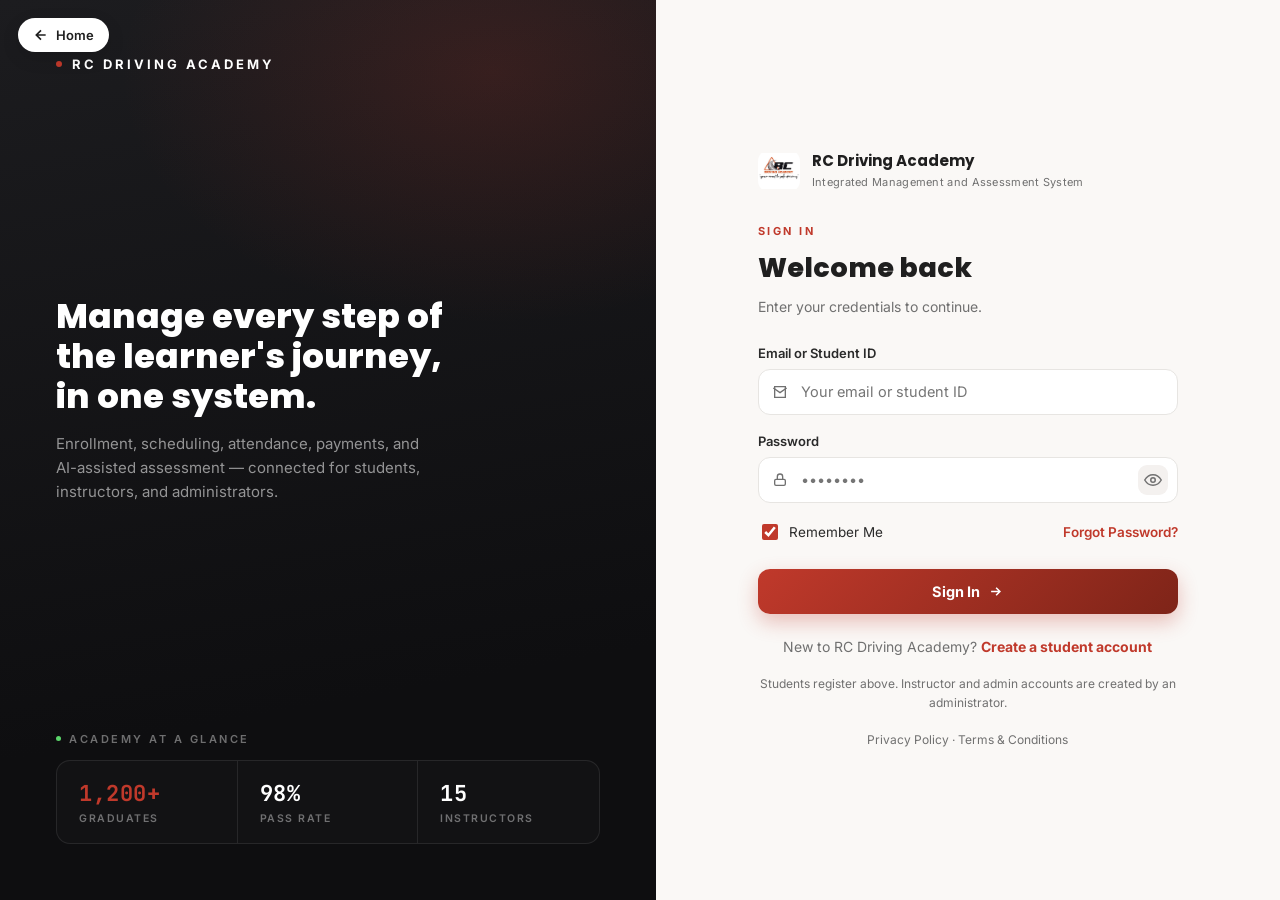
<file: public/frontend/login.html>
<!DOCTYPE html>
<html lang="en">
<head>
  <link rel="icon" type="image/png" href="images/icon.png">
<meta charset="UTF-8">
<meta name="viewport" content="width=device-width, initial-scale=1.0">
<title>Log In - RC Driving Academy</title>
<link rel="preconnect" href="https://fonts.googleapis.com">
<link href="https://fonts.googleapis.com/css2?family=Poppins:wght@400;500;600;700;800&family=Inter:wght@400;500;600;700&family=JetBrains+Mono:wght@500;600;700&display=swap" rel="stylesheet">
<link rel="stylesheet" href="css/base.css?v=66">
<link rel="stylesheet" href="css/login.css?v=65">
<link rel="stylesheet" href="css/legal.css?v=65">
<link rel="stylesheet" href="css/responsive.css?v=65">
</head>
<body>

  <a href="index.html" class="home-back" aria-label="Back to home">
    <svg width="16" height="16" viewBox="0 0 24 24" fill="none" stroke="currentColor" stroke-width="2.5"><path d="M19 12H5M12 5l-7 7 7 7"/></svg>
    Home
  </a>

  <div class="login-wrap">
    <div class="login-art">

      <div class="brand">
        <span class="brand-dot"></span>
        RC DRIVING ACADEMY
      </div>

      <div class="login-art-mid">
        <h2>Manage every step of the learner's journey, in one system.</h2>
        <p>Enrollment, scheduling, attendance, payments, and AI-assisted assessment — connected for students, instructors, and administrators.</p>
      </div>

      <div class="login-art-foot">
        <div class="odo-eyebrow"><span class="odo-dot"></span>Academy at a glance</div>
        <div class="odo-strip">
          <div class="odo-cell"><b class="accent">1,200+</b><span>Graduates</span></div>
          <div class="odo-cell"><b>98%</b><span>Pass Rate</span></div>
          <div class="odo-cell"><b>15</b><span>Instructors</span></div>
        </div>
      </div>
    </div>

    <div class="login-side">
      <div class="login-box">

        <div class="lockup">
          <img src="images/RCDA logo.jpg" alt="RC Driving Academy" class="lockup-logo" onerror="this.style.display='none';this.nextElementSibling.style.display='flex'">
          <div class="lockup-fallback" style="display:none">RC</div>
          <div class="lockup-text">
            <b>RC Driving Academy</b>
            <small>Integrated Management and Assessment System</small>
          </div>
        </div>

        <div class="eyebrow-orange">Sign in</div>
        <h1 class="title">Welcome back</h1>
        <p class="sub">Enter your credentials to continue.</p>

        <div class="login-field">
          <label>Email or Student ID</label>
          <div class="input-wrap">
            <svg width="16" height="16" viewBox="0 0 24 24" fill="none" stroke="currentColor" stroke-width="2"><path d="M4 4h16v16H4V4z"/><path d="M22 6l-10 7L2 6"/></svg>
            <input type="text" placeholder="Your email or student ID" id="loginEmail">
          </div>
        </div>
        <div class="login-field">
          <label>Password</label>
          <div class="input-wrap">
            <svg width="16" height="16" viewBox="0 0 24 24" fill="none" stroke="currentColor" stroke-width="2"><rect x="4" y="11" width="16" height="9" rx="2"/><path d="M8 11V7a4 4 0 118 0v4"/></svg>
            <input type="password" placeholder="••••••••" id="loginPass">
            <button type="button" class="pw-toggle" onclick="togglePw('loginPass',this)" aria-label="Show password">
              <svg class="eye-open" width="18" height="18" viewBox="0 0 24 24" fill="none" stroke="currentColor" stroke-width="2"><path d="M1 12s4-7 11-7 11 7 11 7-4 7-11 7-11-7-11-7z"/><circle cx="12" cy="12" r="3"/></svg>
              <svg class="eye-off" width="18" height="18" viewBox="0 0 24 24" fill="none" stroke="currentColor" stroke-width="2"><path d="M17.94 17.94A10.07 10.07 0 0112 20C5 20 1 12 1 12a18.45 18.45 0 015.06-5.94M9.9 4.24A9.12 9.12 0 0112 4c7 0 11 8 11 8a18.5 18.5 0 01-2.16 3.19m-6.72-1.07a3 3 0 11-4.24-4.24"/><line x1="1" y1="1" x2="23" y2="23"/></svg>
            </button>
          </div>
        </div>

        <div class="row-between">
          <label class="remember"><input type="checkbox" checked> Remember Me</label>
          <a href="javascript:void(0)" onclick="openForgot()">Forgot Password?</a>
        </div>

        <p id="loginError" style="display:none;color:#dc2626;font-size:13px;margin-bottom:14px;"></p>

        <button class="btn btn-primary login-btn" onclick="doLogin()">
          Sign In
          <svg width="15" height="15" viewBox="0 0 24 24" fill="none" stroke="currentColor" stroke-width="2.5"><path d="M5 12h14M13 6l6 6-6 6"/></svg>
        </button>

        <p class="signup-row" id="signupRow">New to RC Driving Academy? <a href="signup.html">Create a student account</a></p>
        <p id="loginHint" style="text-align:center;margin-top:16px;font-size:12px;color:var(--gray);">Students register above. Instructor and admin accounts are created by an administrator.</p>
        <p style="text-align:center;margin-top:18px;font-size:12px;color:var(--gray);">
          <a href="javascript:void(0)" onclick="openModal('privacyModal')" style="color:var(--gray);">Privacy Policy</a> &middot; <a href="javascript:void(0)" onclick="openModal('termsModal')" style="color:var(--gray);">Terms &amp; Conditions</a>
        </p>
      </div>
    </div>
  </div>

  <!-- ===== SHARED MODAL STYLES ===== -->
  <style>
    .m-overlay {
      display: none; position: fixed; inset: 0; z-index: 1000;
      background: rgba(15,15,18,0.6); backdrop-filter: blur(6px);
      align-items: center; justify-content: center; padding: 20px;
    }
    .m-overlay.open { display: flex; }
    .m-box {
      background: #fff; border-radius: 24px; width: 100%; max-width: 480px;
      max-height: 90vh; overflow-y: auto; padding: 36px 36px 32px;
      box-shadow: 0 32px 80px rgba(0,0,0,0.25);
      position: relative; animation: mSlideUp .25s cubic-bezier(.4,0,.2,1);
    }
    @keyframes mSlideUp {
      from { opacity:0; transform: translateY(18px); }
      to   { opacity:1; transform: translateY(0); }
    }
    .m-close {
      position: absolute; top: 18px; right: 18px;
      width: 34px; height: 34px; border-radius: 50%;
      background: #f3f3f3; border: none; cursor: pointer;
      display: flex; align-items: center; justify-content: center;
      transition: background .15s, transform .15s; flex-shrink: 0;
    }
    .m-close:hover { background: #ebebeb; transform: scale(1.08); }
    .m-close svg { pointer-events: none; }
    .m-role-badge {
      display: inline-flex; align-items: center; gap: 6px;
      background: rgba(192,57,43,0.1); border-radius: 999px;
      padding: 5px 12px; margin-bottom: 14px;
    }
    .m-role-badge span { font-size: 11.5px; font-weight: 700; letter-spacing: 1.5px; text-transform: uppercase; color: var(--orange); }
    .m-role-badge .dot { width: 6px; height: 6px; border-radius: 50%; background: var(--orange); }
    .m-title { font-family:'Poppins'; font-size: 22px; font-weight: 800; color: var(--charcoal); margin: 0 0 5px; }
    .m-sub { font-size: 13.5px; color: var(--gray); margin: 0 0 24px; line-height: 1.5; }
    .m-divider { height: 1px; background: var(--gray-light); margin: 20px 0; }
    .m-note {
      display: flex; gap: 10px; align-items: flex-start;
      background: #fbf0ee; border: 1px solid rgba(192,57,43,0.2);
      border-radius: 10px; padding: 12px 14px; margin-bottom: 20px;
    }
    .m-note svg { flex-shrink: 0; margin-top: 1px; }
    .m-note p { font-size: 12.5px; color: #b45309; line-height: 1.5; margin: 0; }
    .m-two { display: grid; grid-template-columns: 1fr 1fr; gap: 14px; }
    .m-field { margin-bottom: 16px; }
    .m-field label { display: block; font-size: 12.5px; font-weight: 600; color: var(--charcoal-soft); margin-bottom: 7px; }
    .m-field .req { color: #dc2626; margin-left: 2px; }
    .m-inp-wrap { position: relative; }
    .m-inp-wrap svg { position: absolute; left: 14px; top: 50%; transform: translateY(-50%); color: #a0a0a0; pointer-events: none; }
    .m-inp-wrap input, .m-inp-wrap select, .m-inp-wrap textarea {
      width: 100%; padding: 13px 15px 13px 42px;
      border-radius: 11px; border: 1.5px solid var(--gray-light);
      font-size: 14px; font-family: 'Inter',sans-serif;
      background: #fdfdfd; color: var(--charcoal);
      transition: border-color .2s, box-shadow .2s; box-sizing: border-box;
    }
    .m-inp-wrap textarea { padding-left: 42px; resize: none; }
    .m-inp-wrap input:focus, .m-inp-wrap select:focus, .m-inp-wrap textarea:focus {
      border-color: var(--orange); outline: none;
      box-shadow: 0 0 0 4px rgba(192,57,43,0.1); background: #fff;
    }
    .m-inp-wrap select { appearance: none; cursor: pointer; }
    .m-err { display: none; color: #dc2626; font-size: 12.5px; margin: -6px 0 12px; background: #fef2f2; border-radius: 8px; padding: 9px 12px; }
    .m-submit {
      width: 100%; padding: 14px; border-radius: 12px; font-size: 14.5px; font-weight: 700;
      display: flex; align-items: center; justify-content: center; gap: 8px;
      background: linear-gradient(135deg, var(--orange), var(--orange-deep));
      border: none; color: white; cursor: pointer; transition: transform .15s, box-shadow .15s;
      margin-top: 4px;
    }
    .m-submit:hover { transform: translateY(-1px); box-shadow: 0 8px 20px rgba(192,57,43,.3); }
    .m-foot { text-align: center; margin-top: 16px; font-size: 13.5px; color: var(--gray); }
    .m-foot a { color: var(--orange); font-weight: 700; }
    .forgot-card {
      border: 2px solid var(--gray-light); border-radius: 13px; padding: 13px 12px;
      display: flex; flex-direction: column; gap: 3px; align-items: flex-start;
      transition: border-color .15s, background .15s; height: 100%; box-sizing: border-box;
    }
    .forgot-card b { font-size: 13.5px; color: var(--charcoal); }
    .forgot-card span { font-size: 11.5px; color: var(--gray); line-height: 1.4; }
    .forgot-card svg { margin-bottom: 4px; color: var(--gray); }
    .forgot-card:hover { border-color: var(--orange); }
    .forgot-card-sel { border-color: var(--orange); background: rgba(192,57,43,0.06); }
    .forgot-card-sel svg, .forgot-card-sel b { color: var(--orange); }

    /* Back / Home button (login + signup) */
    .home-back {
      position: fixed; top: 18px; left: 18px; z-index: 1100;
      display: inline-flex; align-items: center; gap: 7px;
      padding: 9px 15px; border-radius: 999px;
      background: #fff; color: var(--charcoal, #2a2a2a);
      font: 600 13px 'Inter', sans-serif; text-decoration: none;
      box-shadow: 0 6px 18px rgba(0,0,0,.12);
      transition: transform .15s, box-shadow .15s;
    }
    .home-back:hover { transform: translateY(-1px); box-shadow: 0 10px 24px rgba(0,0,0,.16); }
    @media (max-width: 600px){
      .home-back { top: 12px; left: 12px; padding: 8px 13px; font-size: 12.5px; }
    }
  </style>

  <!-- ===== SUCCESS MODAL ===== -->
  <div id="successModal" class="m-overlay" style="z-index:1001;">
    <div class="m-box" style="max-width:380px;text-align:center;padding:48px 36px;">
      <div style="width:68px;height:68px;background:rgba(91,214,107,0.12);border-radius:50%;display:flex;align-items:center;justify-content:center;margin:0 auto 20px;border:2px solid rgba(91,214,107,0.25);">
        <svg width="30" height="30" viewBox="0 0 24 24" fill="none" stroke="#22c55e" stroke-width="2.5"><path d="M20 6L9 17l-5-5"/></svg>
      </div>
      <h3 style="font-family:'Poppins';font-size:21px;font-weight:800;margin:0 0 8px;color:var(--charcoal);">All done!</h3>
      <p id="successMsg" style="font-size:14px;color:var(--gray);margin:0 0 28px;line-height:1.6;">Your account has been submitted successfully.</p>
      <button class="m-submit" onclick="closeSuccess()">Back to Sign In</button>
    </div>
  </div>

  <!-- ===== FORGOT PASSWORD MODAL (Gmail or SMS picker) ===== -->
  <div id="forgotModal" class="m-overlay" style="z-index:1002;">
    <div class="m-box" style="max-width:440px;">
      <button class="m-close" onclick="closeForgot()" aria-label="Close">
        <svg width="16" height="16" viewBox="0 0 24 24" fill="none" stroke="#333" stroke-width="2.4"><path d="M18 6L6 18M6 6l12 12"/></svg>
      </button>
      <div class="m-role-badge"><div class="dot"></div><span>Password Recovery</span></div>
      <h2 class="m-title">Forgot password?</h2>
      <p class="m-sub">We'll send a 6-digit code — pick <b>Gmail</b> or <b>SMS</b>. Any role: student, instructor, or admin.</p>

      <div class="m-err" id="forgotError"></div>

      <!-- Step 1: pick channel -->
      <div id="forgotStep1">
        <div class="m-field">
          <label>How should we send the code? <span class="req">*</span></label>
          <div style="display:grid;grid-template-columns:1fr 1fr;gap:12px;">
            <label style="position:relative;cursor:pointer;">
              <input type="radio" name="forgotChannel" value="email" checked style="position:absolute;opacity:0;" onchange="forgotPick();">
              <div id="forgotCardEmail" class="forgot-card forgot-card-sel">
                <svg width="22" height="22" viewBox="0 0 24 24" fill="none" stroke="currentColor" stroke-width="2"><path d="M4 4h16v16H4V4z"/><path d="M22 6l-10 7L2 6"/></svg>
                <b>Gmail</b><span>Send to my email inbox</span>
              </div>
            </label>
            <label style="position:relative;cursor:pointer;">
              <input type="radio" name="forgotChannel" value="sms" style="position:absolute;opacity:0;" onchange="forgotPick();">
              <div id="forgotCardSms" class="forgot-card">
                <svg width="22" height="22" viewBox="0 0 24 24" fill="none" stroke="currentColor" stroke-width="2"><path d="M21 15a2 2 0 01-2 2H7l-4 4V5a2 2 0 012-2h14a2 2 0 012 2z"/></svg>
                <b>SMS</b><span>Text my phone number</span>
              </div>
            </label>
          </div>
        </div>
        <div class="m-field">
          <label id="forgotContactLabel">Email address <span class="req">*</span></label>
          <div class="m-inp-wrap">
            <svg width="16" height="16" viewBox="0 0 24 24" fill="none" stroke="currentColor" stroke-width="2"><path d="M4 4h16v16H4V4z"/><path d="M22 6l-10 7L2 6"/></svg>
            <input type="text" id="forgotContact" placeholder="you@gmail.com" onkeydown="forgotEnter1(event)">
          </div>
        </div>
        <button class="m-submit" id="forgotSendBtn" onclick="forgotSend()">
          Send Code
          <svg width="15" height="15" viewBox="0 0 24 24" fill="none" stroke="currentColor" stroke-width="2.5"><path d="M5 12h14M13 6l6 6-6 6"/></svg>
        </button>
      </div>

      <!-- Step 2: code + new password -->
      <div id="forgotStep2" style="display:none;">
        <div class="m-note">
          <svg width="16" height="16" viewBox="0 0 24 24" fill="none" stroke="#b45309" stroke-width="2"><circle cx="12" cy="12" r="10"/><path d="M12 16v-4M12 8h.01"/></svg>
          <p id="forgotSentNote">Code sent.</p>
        </div>
        <div class="m-field">
          <label>6-digit code <span class="req">*</span></label>
          <div class="m-inp-wrap">
            <svg width="16" height="16" viewBox="0 0 24 24" fill="none" stroke="currentColor" stroke-width="2"><path d="M12 15v2m-6 4h12a2 2 0 002-2v-6a2 2 0 00-2-2H6a2 2 0 00-2 2v6a2 2 0 002 2zm10-10V7a4 4 0 00-8 0v4h8z"/></svg>
            <input type="text" id="forgotCode" inputmode="numeric" maxlength="6" placeholder="••••••" onkeydown="forgotEnter2(event)">
          </div>
        </div>
        <div class="m-field">
          <label>New password <span class="req">*</span></label>
          <div class="m-inp-wrap">
            <svg width="16" height="16" viewBox="0 0 24 24" fill="none" stroke="currentColor" stroke-width="2"><rect x="3" y="11" width="18" height="11" rx="2"/><path d="M7 11V7a5 5 0 0110 0v4"/></svg>
            <input type="password" id="forgotPass" placeholder="At least 8 characters" onkeydown="forgotEnter2(event)">
          </div>
        </div>
        <div class="m-field">
          <label>Confirm new password <span class="req">*</span></label>
          <div class="m-inp-wrap">
            <svg width="16" height="16" viewBox="0 0 24 24" fill="none" stroke="currentColor" stroke-width="2"><rect x="3" y="11" width="18" height="11" rx="2"/><path d="M7 11V7a5 5 0 0110 0v4"/></svg>
            <input type="password" id="forgotPass2" placeholder="Repeat the new password" onkeydown="forgotEnter2(event)">
          </div>
        </div>
        <button class="m-submit" id="forgotResetBtn" onclick="forgotReset()">
          Update Password
          <svg width="15" height="15" viewBox="0 0 24 24" fill="none" stroke="currentColor" stroke-width="2.5"><path d="M5 12h14M13 6l6 6-6 6"/></svg>
        </button>
        <p class="m-foot"><a href="javascript:void(0)" onclick="forgotBack()">&#8592; Change email/number</a></p>
      </div>
    </div>
  </div>

<!-- PRIVACY POLICY MODAL -->
<div class="modal-overlay" id="privacyModal">
  <div class="modal-box" style="max-width:680px;">
    <div class="modal-head">
      <h3>Privacy Policy</h3>
      <button class="modal-close" onclick="closeModal('privacyModal')" aria-label="Close">✕</button>
    </div>
    <p style="font-size:12.5px;color:var(--gray);margin:-10px 0 18px;">Last updated: July 9, 2026</p>
    <div class="modal-legal">
      <p>RC Driving Academy ("RCDA," "we," "us," or "our") respects your privacy and is committed to protecting the personal data you share with us through our Integrated Management and Assessment System (the "System"). This Privacy Policy explains what we collect, why we collect it, and the rights you have over it, in line with the <b>Data Privacy Act of 2012 (Republic Act No. 10173)</b> and its Implementing Rules and Regulations.</p>

      <h2>1. Information We Collect</h2>
      <ul>
        <li><b>Account information</b> — name, email address, contact number, and password (stored hashed, never in plain text).</li>
        <li><b>Enrollment information</b> — course selection, enrollment status, and reference codes.</li>
        <li><b>Payment information</b> — for online payments, only the last 4 digits of a card/e-wallet number and transaction status are retained on our servers; full card numbers, CVV, and expiry are transmitted directly to our payment processor and are never stored by RCDA. For face-to-face payments, an administrator manually records the amount and date received.</li>
        <li><b>Assessment data</b> — instructor notes, session records, and performance classifications used to track a student's progress.</li>
        <li><b>Technical data</b> — browser type, device information, and usage logs, collected automatically to keep the System secure and working correctly.</li>
      </ul>

      <h2>2. How We Use Your Information</h2>
      <ul>
        <li>To create and manage your student, instructor, or administrator account.</li>
        <li>To process enrollment and payment for driving courses.</li>
        <li>To schedule sessions and record attendance and performance.</li>
        <li>To communicate with you about your enrollment, schedule changes, or account requests.</li>
        <li>To maintain the security, integrity, and improvement of the System.</li>
      </ul>

      <h2>3. Sharing of Information</h2>
      <p>We do not sell your personal data. We only share information with:</p>
      <ul>
        <li>Payment processors (e.g. GCash, Maya, card networks), solely to complete a transaction you initiated.</li>
        <li>Instructors and administrators within RCDA, limited to what is necessary to manage your enrollment and training.</li>
        <li>Government agencies or regulators, only when required by law (e.g. LTO reporting requirements).</li>
      </ul>

      <h2>4. Data Retention</h2>
      <p>We retain your personal data for as long as your account is active, and for a reasonable period afterward to comply with legal, tax, and regulatory obligations related to driving-school certification records.</p>

      <h2>5. Your Rights</h2>
      <p>Under the Data Privacy Act, you have the right to:</p>
      <ul>
        <li>Be informed of how your data is processed.</li>
        <li>Access a copy of the personal data we hold about you.</li>
        <li>Request correction of inaccurate data.</li>
        <li>Request deletion or blocking of your data, subject to legal retention requirements.</li>
        <li>Object to certain processing and lodge a complaint with the National Privacy Commission.</li>
      </ul>
      <p>To exercise any of these rights, contact our Data Protection Officer at <a href="mailto:privacy@rcda.ph">privacy@rcda.ph</a>.</p>

      <h2>6. Security</h2>
      <p>We use industry-standard safeguards — including encrypted connections, hashed passwords, and access controls limited by role (student, instructor, administrator) — to protect your data from unauthorized access, alteration, or disclosure.</p>

      <h2>7. Cookies &amp; Local Storage</h2>
      <p>The System may use your browser's local storage to temporarily save in-progress form entries (such as an unfinished sign-up) purely for your convenience, so you don't lose your progress if you accidentally close the tab. This data stays on your device and is cleared automatically once you complete or abandon the form.</p>

      <h2>8. Changes to This Policy</h2>
      <p>We may update this Privacy Policy from time to time. Material changes will be reflected by updating the "Last updated" date above.</p>

      <h2>9. Contact Us</h2>
      <p>If you have questions about this Privacy Policy, reach us at <a href="mailto:privacy@rcda.ph">privacy@rcda.ph</a> or visit us at the RC Driving Academy center.</p>

      <p style="margin-top:18px;padding-top:14px;border-top:1px solid var(--gray-light);font-size:12px;color:var(--gray);font-style:italic;">This page is a general template and not a substitute for legal advice. Please have counsel review it before publishing to production.</p>
    </div>
  </div>
</div>

<!-- TERMS OF SERVICE MODAL -->
<div class="modal-overlay" id="termsModal">
  <div class="modal-box" style="max-width:680px;">
    <div class="modal-head">
      <h3>Terms &amp; Conditions</h3>
      <button class="modal-close" onclick="closeModal('termsModal')" aria-label="Close">✕</button>
    </div>
    <p style="font-size:12.5px;color:var(--gray);margin:-10px 0 18px;">Last updated: July 9, 2026</p>
    <div class="modal-legal">
      <p>These Terms &amp; Conditions ("Terms") govern your access to and use of the RC Driving Academy Integrated Management and Assessment System (the "System"), including enrollment, scheduling, payments, and assessment features. By creating an account or using the System, you agree to these Terms.</p>

      <h2>1. Eligibility &amp; Accounts</h2>
      <ul>
        <li>You must provide accurate, current information when creating an account.</li>
        <li>You are responsible for keeping your password confidential and for all activity under your account.</li>
        <li>Administrator and Instructor accounts are provisioned only after review by the registrar; RCDA may decline any account request at its discretion.</li>
      </ul>

      <h2>2. Enrollment &amp; Courses</h2>
      <ul>
        <li>Course pricing shown at sign-up (TDC, PDC, or the combined package) is subject to change without prior notice; the price in effect at the time of your enrollment applies.</li>
        <li>Enrollment via <b>Pay Online</b> is confirmed once payment is verified by our processor.</li>
        <li>Enrollment via <b>Pay at the Center</b> is marked <i>Pending</i> and is only confirmed once cash payment is received and recorded by an administrator at the RCDA center.</li>
        <li>A reference code is issued upon sign-up and should be kept for verification purposes.</li>
      </ul>

      <h2>3. Payments &amp; Refunds</h2>
      <ul>
        <li>Online payments are processed through third-party payment providers (e.g. GCash, Maya, card networks). RCDA does not store your full card or e-wallet credentials.</li>
        <li>Refund eligibility, if any, is subject to RCDA's separate refund policy available at the center and is not governed by this System.</li>
        <li>Fraudulent or disputed transactions may result in enrollment suspension pending resolution.</li>
      </ul>

      <h2>4. Scheduling &amp; Attendance</h2>
      <ul>
        <li>Session schedules are managed by instructors and may be adjusted due to availability, weather, or force majeure.</li>
        <li>Repeated absences may affect your course completion timeline and certification eligibility.</li>
      </ul>

      <h2>5. Assessment &amp; Certification</h2>
      <ul>
        <li>Performance classifications (e.g. Fast Learner, Average, Needs Improvement) are instructor assessments intended to guide training and do not by themselves guarantee or deny certification.</li>
        <li>Final certification is subject to applicable LTO requirements and RCDA's completion criteria.</li>
      </ul>

      <h2>6. Acceptable Use</h2>
      <p>You agree not to: (a) misuse or attempt to gain unauthorized access to the System or other users' accounts; (b) submit false enrollment or payment information; (c) use the System for any unlawful purpose.</p>

      <h2>7. Limitation of Liability</h2>
      <p>The System is provided "as is." To the maximum extent permitted by law, RCDA is not liable for indirect, incidental, or consequential damages arising from your use of the System, including payment processing delays caused by third-party providers.</p>

      <h2>8. Changes to These Terms</h2>
      <p>RCDA may update these Terms from time to time. Continued use of the System after changes take effect constitutes acceptance of the revised Terms.</p>

      <h2>9. Governing Law</h2>
      <p>These Terms are governed by the laws of the Republic of the Philippines.</p>

      <h2>10. Contact</h2>
      <p>Questions about these Terms can be sent to <a href="mailto:support@rcda.ph">support@rcda.ph</a>.</p>

      <p style="margin-top:18px;padding-top:14px;border-top:1px solid var(--gray-light);font-size:12px;color:var(--gray);font-style:italic;">This page is a general template and not a substitute for legal advice. Please have counsel review it before publishing to production.</p>
    </div>
  </div>
</div>

<script src="js/config.js?v=66"></script>
<script src="js/error-handler.js?v=66"></script>
<script src="js/autosave.js?v=65"></script>
<script src="js/shared.js?v=78"></script>
<script src="js/login.js?v=66"></script>
</body>
</html>
</file>
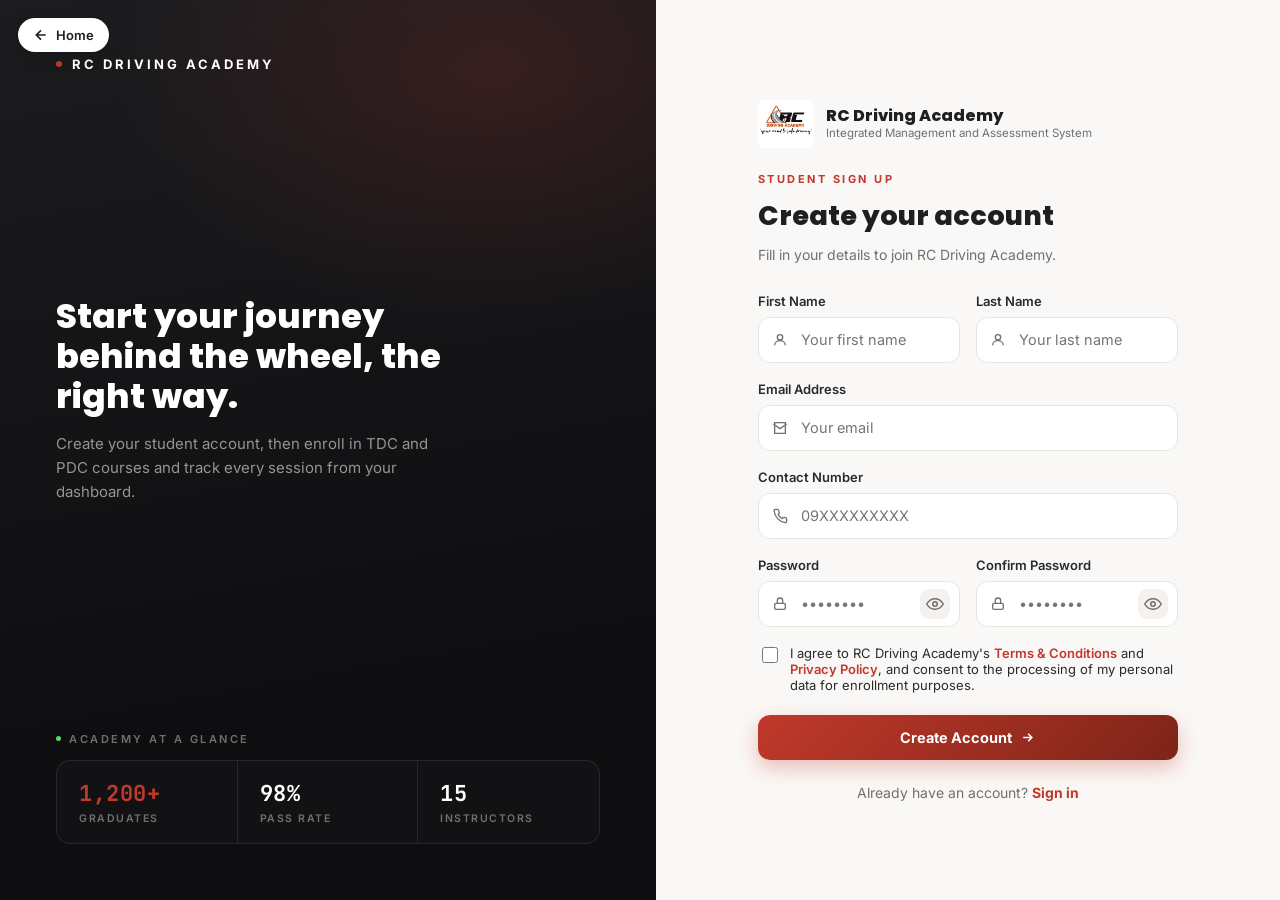
<file: public/frontend/signup.html>
<!DOCTYPE html>
<html lang="en">
<head>
  <link rel="icon" type="image/png" href="images/icon.png">
<meta charset="UTF-8">
<meta name="viewport" content="width=device-width, initial-scale=1.0">
<title>Create Account - RC Driving Academy</title>
<link rel="preconnect" href="https://fonts.googleapis.com">
<link href="https://fonts.googleapis.com/css2?family=Poppins:wght@400;500;600;700;800&family=Inter:wght@400;500;600;700&family=JetBrains+Mono:wght@500;600;700&display=swap" rel="stylesheet">
<link rel="stylesheet" href="css/base.css?v=66">
<link rel="stylesheet" href="css/login.css?v=65">
<link rel="stylesheet" href="css/signup.css?v=65">
<link rel="stylesheet" href="css/legal.css?v=65">
<link rel="stylesheet" href="css/responsive.css?v=65">
<style>
  /* Back / Home button (login + signup) */
  .home-back {
    position: fixed; top: 18px; left: 18px; z-index: 1100;
    display: inline-flex; align-items: center; gap: 7px;
    padding: 9px 15px; border-radius: 999px;
    background: #fff; color: var(--charcoal, #2a2a2a);
    font: 600 13px 'Inter', sans-serif; text-decoration: none;
    box-shadow: 0 6px 18px rgba(0,0,0,.12);
    transition: transform .15s, box-shadow .15s;
  }
  .home-back:hover { transform: translateY(-1px); box-shadow: 0 10px 24px rgba(0,0,0,.16); }
  @media (max-width: 600px){
    .home-back { top: 12px; left: 12px; padding: 8px 13px; font-size: 12.5px; }
  }
</style>
</head>
<!-- config.js / error-handler.js / autosave.js load at the end of <body>,
     right before shared.js and signup.js — see bottom of this file. -->

<body>

  <a href="index.html" class="home-back" aria-label="Back to home">
    <svg width="16" height="16" viewBox="0 0 24 24" fill="none" stroke="currentColor" stroke-width="2.5"><path d="M19 12H5M12 5l-7 7 7 7"/></svg>
    Home
  </a>

  <div class="login-wrap">
    <div class="login-art">

      <div class="brand">
        <span class="brand-dot"></span>
        RC DRIVING ACADEMY
      </div>

      <div class="login-art-mid">
        <h2>Start your journey behind the wheel, the right way.</h2>
        <p>Create your student account, then enroll in TDC and PDC courses and track every session from your dashboard.</p>
      </div>

      <div class="login-art-foot">
        <div class="odo-eyebrow"><span class="odo-dot"></span>Academy at a glance</div>
        <div class="odo-strip">
          <div class="odo-cell"><b class="accent">1,200+</b><span>Graduates</span></div>
          <div class="odo-cell"><b>98%</b><span>Pass Rate</span></div>
          <div class="odo-cell"><b>15</b><span>Instructors</span></div>
        </div>
      </div>
    </div>

    <div class="login-side">

      <!-- ACCOUNT DETAILS -->
      <div class="login-box" id="signupBox">

        <div class="look">
          <img src="images/RCDA logo.jpg" alt="RC Driving Academy" class="look-logo" onerror="this.style.display='none';this.nextElementSibling.style.display='flex'">
          <div class="look-fallback" style="display:none">RC</div>
          <div class="look-text">
            <b>RC Driving Academy</b>
            <small>Integrated Management and Assessment System</small>
          </div>
        </div>

        <div class="eyebrow-orange">Student Sign Up</div>
        <h1 class="title">Create your account</h1>
        <p class="sub">Fill in your details to join RC Driving Academy.</p>

        <div class="su-row">
          <div class="login-field" style="margin-bottom:0">
            <label>First Name</label>
            <div class="input-wrap">
              <svg width="16" height="16" viewBox="0 0 24 24" fill="none" stroke="currentColor" stroke-width="2"><circle cx="12" cy="8" r="4"/><path d="M4 20c0-4 3.6-7 8-7s8 3 8 7"/></svg>
              <input type="text" placeholder="Your first name" id="regFirst" maxlength="40" autocomplete="given-name" oninput="sanitizeNameInput(this)">
            </div>
          </div>
          <div class="login-field" style="margin-bottom:0">
            <label>Last Name</label>
            <div class="input-wrap">
              <svg width="16" height="16" viewBox="0 0 24 24" fill="none" stroke="currentColor" stroke-width="2"><circle cx="12" cy="8" r="4"/><path d="M4 20c0-4 3.6-7 8-7s8 3 8 7"/></svg>
              <input type="text" placeholder="Your last name" id="regLast" maxlength="40" autocomplete="family-name" oninput="sanitizeNameInput(this)">
            </div>
          </div>
        </div>

        <div class="login-field">
          <label>Email Address</label>
          <div class="input-wrap">
            <svg width="16" height="16" viewBox="0 0 24 24" fill="none" stroke="currentColor" stroke-width="2"><path d="M4 4h16v16H4V4z"/><path d="M22 6l-10 7L2 6"/></svg>
              <input type="email" placeholder="Your email" id="regEmail">
          </div>
        </div>

        <div class="login-field">
          <label>Contact Number</label>
          <div class="input-wrap">
            <svg width="16" height="16" viewBox="0 0 24 24" fill="none" stroke="currentColor" stroke-width="2"><path d="M22 16.92v3a2 2 0 01-2.18 2A19.79 19.79 0 013.09 4.18 2 2 0 015.09 2h3a2 2 0 012 1.72c.127.96.361 1.903.7 2.81a2 2 0 01-.45 2.11L9.09 9.91a16 16 0 006 6l1.27-1.27a2 2 0 012.11-.45c.907.339 1.85.573 2.81.7A2 2 0 0122 16.92z"/></svg>
            <input type="tel" placeholder="09XXXXXXXXX" id="regPhone" inputmode="numeric" maxlength="11" autocomplete="tel-national" oninput="sanitizePhoneInput(this)">
          </div>
        </div>

        <div class="su-row">
          <div class="login-field" style="margin-bottom:0">
            <label>Password</label>
            <div class="input-wrap">
              <svg width="16" height="16" viewBox="0 0 24 24" fill="none" stroke="currentColor" stroke-width="2"><rect x="4" y="11" width="16" height="9" rx="2"/><path d="M8 11V7a4 4 0 118 0v4"/></svg>
              <input type="password" placeholder="••••••••" id="regPass">
              <button type="button" class="pw-toggle" onclick="togglePw('regPass',this)" aria-label="Show password">
                <svg class="eye-open" width="18" height="18" viewBox="0 0 24 24" fill="none" stroke="currentColor" stroke-width="2"><path d="M1 12s4-7 11-7 11 7 11 7-4 7-11 7-11-7-11-7z"/><circle cx="12" cy="12" r="3"/></svg>
                <svg class="eye-off" width="18" height="18" viewBox="0 0 24 24" fill="none" stroke="currentColor" stroke-width="2"><path d="M17.94 17.94A10.07 10.07 0 0112 20C5 20 1 12 1 12a18.45 18.45 0 015.06-5.94M9.9 4.24A9.12 9.12 0 0112 4c7 0 11 8 11 8a18.5 18.5 0 01-2.16 3.19m-6.72-1.07a3 3 0 11-4.24-4.24"/><line x1="1" y1="1" x2="23" y2="23"/></svg>
              </button>
            </div>
          </div>
          <div class="login-field" style="margin-bottom:0">
            <label>Confirm Password</label>
            <div class="input-wrap">
              <svg width="16" height="16" viewBox="0 0 24 24" fill="none" stroke="currentColor" stroke-width="2"><rect x="4" y="11" width="16" height="9" rx="2"/><path d="M8 11V7a4 4 0 118 0v4"/></svg>
              <input type="password" placeholder="••••••••" id="regPassConfirm">
              <button type="button" class="pw-toggle" onclick="togglePw('regPassConfirm',this)" aria-label="Show password">
                <svg class="eye-open" width="18" height="18" viewBox="0 0 24 24" fill="none" stroke="currentColor" stroke-width="2"><path d="M1 12s4-7 11-7 11 7 11 7-4 7-11 7-11-7-11-7z"/><circle cx="12" cy="12" r="3"/></svg>
                <svg class="eye-off" width="18" height="18" viewBox="0 0 24 24" fill="none" stroke="currentColor" stroke-width="2"><path d="M17.94 17.94A10.07 10.07 0 0112 20C5 20 1 12 1 12a18.45 18.45 0 015.06-5.94M9.9 4.24A9.12 9.12 0 0112 4c7 0 11 8 11 8a18.5 18.5 0 01-2.16 3.19m-6.72-1.07a3 3 0 11-4.24-4.24"/><line x1="1" y1="1" x2="23" y2="23"/></svg>
              </button>
            </div>
          </div>
        </div>

        <label style="display:flex;align-items:flex-start;gap:9px;margin-top:18px;font-size:13px;color:var(--charcoal-soft);cursor:pointer;">
          <input type="checkbox" id="regConsent" style="width:16px;height:16px;margin-top:2px;accent-color:var(--orange);flex-shrink:0;">
          <span>I agree to RC Driving Academy's <a href="javascript:void(0)" onclick="event.preventDefault();event.stopPropagation();openModal('termsModal')" style="color:var(--orange);font-weight:600;">Terms &amp; Conditions</a> and <a href="javascript:void(0)" onclick="event.preventDefault();event.stopPropagation();openModal('privacyModal')" style="color:var(--orange);font-weight:600;">Privacy Policy</a>, and consent to the processing of my personal data for enrollment purposes.</span>
        </label>

        <p id="regError" style="display:none;color:#dc2626;font-size:13px;margin:14px 0 0;background:#fef2f2;border-radius:8px;padding:9px 12px;"></p>

        <button class="btn btn-primary login-btn" style="margin-top:22px;" id="regSubmitBtn" onclick="registerAccount()">
          Create Account
          <svg width="15" height="15" viewBox="0 0 24 24" fill="none" stroke="currentColor" stroke-width="2.5"><path d="M5 12h14M13 6l6 6-6 6"/></svg>
        </button>

        <p class="signup-row">Already have an account? <a href="login.html">Sign in</a></p>
      </div>

    </div>
  </div>

<!-- PRIVACY POLICY MODAL -->
<div class="modal-overlay" id="privacyModal">
  <div class="modal-box" style="max-width:680px;">
    <div class="modal-head">
      <h3>Privacy Policy</h3>
      <button class="modal-close" onclick="closeModal('privacyModal')" aria-label="Close">✕</button>
    </div>
    <p style="font-size:12.5px;color:var(--gray);margin:-10px 0 18px;">Last updated: July 9, 2026</p>
    <div class="modal-legal">
      <p>RC Driving Academy ("RCDA," "we," "us," or "our") respects your privacy and is committed to protecting the personal data you share with us through our Integrated Management and Assessment System (the "System"). This Privacy Policy explains what we collect, why we collect it, and the rights you have over it, in line with the <b>Data Privacy Act of 2012 (Republic Act No. 10173)</b> and its Implementing Rules and Regulations.</p>

      <h2>1. Information We Collect</h2>
      <ul>
        <li><b>Account information</b> — name, email address, contact number, and password (stored hashed, never in plain text).</li>
        <li><b>Enrollment information</b> — course selection, enrollment status, and reference codes.</li>
        <li><b>Payment information</b> — for online payments, only the last 4 digits of a card/e-wallet number and transaction status are retained on our servers; full card numbers, CVV, and expiry are transmitted directly to our payment processor and are never stored by RCDA. For face-to-face payments, an administrator manually records the amount and date received.</li>
        <li><b>Assessment data</b> — instructor notes, session records, and performance classifications used to track a student's progress.</li>
        <li><b>Technical data</b> — browser type, device information, and usage logs, collected automatically to keep the System secure and working correctly.</li>
      </ul>

      <h2>2. How We Use Your Information</h2>
      <ul>
        <li>To create and manage your student, instructor, or administrator account.</li>
        <li>To process enrollment and payment for driving courses.</li>
        <li>To schedule sessions and record attendance and performance.</li>
        <li>To communicate with you about your enrollment, schedule changes, or account requests.</li>
        <li>To maintain the security, integrity, and improvement of the System.</li>
      </ul>

      <h2>3. Sharing of Information</h2>
      <p>We do not sell your personal data. We only share information with:</p>
      <ul>
        <li>Payment processors (e.g. GCash, Maya, card networks), solely to complete a transaction you initiated.</li>
        <li>Instructors and administrators within RCDA, limited to what is necessary to manage your enrollment and training.</li>
        <li>Government agencies or regulators, only when required by law (e.g. LTO reporting requirements).</li>
      </ul>

      <h2>4. Data Retention</h2>
      <p>We retain your personal data for as long as your account is active, and for a reasonable period afterward to comply with legal, tax, and regulatory obligations related to driving-school certification records.</p>

      <h2>5. Your Rights</h2>
      <p>Under the Data Privacy Act, you have the right to:</p>
      <ul>
        <li>Be informed of how your data is processed.</li>
        <li>Access a copy of the personal data we hold about you.</li>
        <li>Request correction of inaccurate data.</li>
        <li>Request deletion or blocking of your data, subject to legal retention requirements.</li>
        <li>Object to certain processing and lodge a complaint with the National Privacy Commission.</li>
      </ul>
      <p>To exercise any of these rights, contact our Data Protection Officer at <a href="mailto:privacy@rcda.ph">privacy@rcda.ph</a>.</p>

      <h2>6. Security</h2>
      <p>We use industry-standard safeguards — including encrypted connections, hashed passwords, and access controls limited by role (student, instructor, administrator) — to protect your data from unauthorized access, alteration, or disclosure.</p>

      <h2>7. Cookies &amp; Local Storage</h2>
      <p>The System may use your browser's local storage to temporarily save in-progress form entries (such as an unfinished sign-up) purely for your convenience, so you don't lose your progress if you accidentally close the tab. This data stays on your device and is cleared automatically once you complete or abandon the form.</p>

      <h2>8. Changes to This Policy</h2>
      <p>We may update this Privacy Policy from time to time. Material changes will be reflected by updating the "Last updated" date above.</p>

      <h2>9. Contact Us</h2>
      <p>If you have questions about this Privacy Policy, reach us at <a href="mailto:privacy@rcda.ph">privacy@rcda.ph</a> or visit us at the RC Driving Academy center.</p>

      <p style="margin-top:18px;padding-top:14px;border-top:1px solid var(--gray-light);font-size:12px;color:var(--gray);font-style:italic;">This page is a general template and not a substitute for legal advice. Please have counsel review it before publishing to production.</p>
    </div>
  </div>
</div>

<!-- TERMS OF SERVICE MODAL -->
<div class="modal-overlay" id="termsModal">
  <div class="modal-box" style="max-width:680px;">
    <div class="modal-head">
      <h3>Terms &amp; Conditions</h3>
      <button class="modal-close" onclick="closeModal('termsModal')" aria-label="Close">✕</button>
    </div>
    <p style="font-size:12.5px;color:var(--gray);margin:-10px 0 18px;">Last updated: July 9, 2026</p>
    <div class="modal-legal">
      <p>These Terms &amp; Conditions ("Terms") govern your access to and use of the RC Driving Academy Integrated Management and Assessment System (the "System"), including enrollment, scheduling, payments, and assessment features. By creating an account or using the System, you agree to these Terms.</p>

      <h2>1. Eligibility &amp; Accounts</h2>
      <ul>
        <li>You must provide accurate, current information when creating an account.</li>
        <li>You are responsible for keeping your password confidential and for all activity under your account.</li>
        <li>Administrator and Instructor accounts are provisioned only after review by the registrar; RCDA may decline any account request at its discretion.</li>
      </ul>

      <h2>2. Enrollment &amp; Courses</h2>
      <ul>
        <li>You may enroll in one Theoretical Driving Course (TDC) — either Face-to-Face or Online — and any Practical Driving Course (PDC) once your TDC is completed.</li>
        <li>Full payment is required to attend TDC; PDC 4 Wheels requires a 50% downpayment to begin scheduling (balance payable later); PDC 2 Wheels requires full payment.</li>
        <li>Enrollment via <b>GCash / BDO</b> is confirmed once payment is verified by our administrator.</li>
        <li>A reference code is issued upon enrollment and should be kept for verification purposes.</li>
      </ul>

      <h2>3. Payments &amp; Refunds</h2>
      <ul>
        <li>Online payments are processed through third-party payment providers (e.g. GCash, BDO). RCDA does not store your full card or e-wallet credentials.</li>
        <li>Refund eligibility, if any, is subject to RCDA's separate refund policy available at the center and is not governed by this System.</li>
        <li>Fraudulent or disputed transactions may result in enrollment suspension pending resolution.</li>
      </ul>

      <h2>4. Scheduling &amp; Attendance</h2>
      <ul>
        <li>Session schedules are managed by instructors and may be adjusted due to availability, weather, or force majeure.</li>
        <li>Repeated absences may affect your course completion timeline and certification eligibility.</li>
      </ul>

      <h2>5. Assessment &amp; Certification</h2>
      <ul>
        <li>Performance classifications (e.g. Fast Learner, Average, Needs Improvement) are instructor assessments intended to guide training and do not by themselves guarantee or deny certification.</li>
        <li>Final certification is subject to applicable LTO requirements and RCDA's completion criteria.</li>
      </ul>

      <h2>6. Acceptable Use</h2>
      <p>You agree not to: (a) misuse or attempt to gain unauthorized access to the System or other users' accounts; (b) submit false enrollment or payment information; (c) use the System for any unlawful purpose.</p>

      <h2>7. Limitation of Liability</h2>
      <p>The System is provided "as is." To the maximum extent permitted by law, RCDA is not liable for indirect, incidental, or consequential damages arising from your use of the System, including payment processing delays caused by third-party providers.</p>

      <h2>8. Changes to These Terms</h2>
      <p>RCDA may update these Terms from time to time. Continued use of the System after changes take effect constitutes acceptance of the revised Terms.</p>

      <h2>9. Governing Law</h2>
      <p>These Terms are governed by the laws of the Republic of the Philippines.</p>

      <h2>10. Contact</h2>
      <p>Questions about these Terms can be sent to <a href="mailto:support@rcda.ph">support@rcda.ph</a>.</p>

      <p style="margin-top:18px;padding-top:14px;border-top:1px solid var(--gray-light);font-size:12px;color:var(--gray);font-style:italic;">This page is a general template and not a substitute for legal advice. Please have counsel review it before publishing to production.</p>
    </div>
  </div>
</div>

<script src="js/config.js?v=66"></script>
<script src="js/error-handler.js?v=65"></script>
<script src="js/autosave.js?v=65"></script>
<script src="js/shared.js?v=78"></script>
<script src="js/signup.js?v=65"></script>
</body>
</html>
</file>
<file: public/frontend/css/base.css>
:root{
    --orange:#C0392B; --orange-deep:#7E2418; --orange-light:rgba(192,57,43,0.12); --orange-sheen:#E35D4B;
    --charcoal:#1F1F1F; --charcoal-soft:#2A2A2A;
    --gray:#707070; --gray-light:#E7E5E2;
    --asphalt:#16161A; --cream:#FAF8F6; --white:#FFFFFF;
    --line:rgba(255,255,255,0.55);
    --shadow-soft:0 12px 30px rgba(31,31,31,0.08);
    --shadow-deep:0 20px 50px rgba(31,31,31,0.18);
    --radius:18px;
    --sidebar-w:240px;
  }
  *{box-sizing:border-box;}
  html,body{margin:0;padding:0;max-width:100%;overflow-x:hidden;overscroll-behavior-x:none;scrollbar-width:none;-ms-overflow-style:none;scroll-behavior:smooth;}
  html::-webkit-scrollbar,body::-webkit-scrollbar{display:none;}
  *::-webkit-scrollbar{width:0;height:0;}
  *{scrollbar-width:none;}
  /* overflow-x:clip (instead of hidden) keeps the page from scrolling sideways
     WITHOUT turning <body> into a scroll container — a scroll container on body
     breaks the sticky dashboards' topbar, which would scroll away. */
  body{font-family:'Inter',sans-serif;color:var(--charcoal);background:var(--cream);-webkit-font-smoothing:antialiased;overflow-x:hidden;overflow-x:clip;}
  h1,h2,h3,h4{font-family:'Poppins',sans-serif;margin:0;}
  p{margin:0;line-height:1.6;color:var(--gray);}
  a{text-decoration:none;color:inherit;}
  img{max-width:100%;height:auto;}
  button{font-family:'Inter',sans-serif;cursor:pointer;border:none;}
  ::selection{background:var(--orange);color:white;}
  :focus-visible{outline:3px solid var(--orange);outline-offset:3px;}
  select,input,textarea{font-family:'Inter',sans-serif;}

    /* ========== SHARED BUTTONS ========== */
  .btn{border-radius:12px;padding:12px 24px;font-weight:600;font-size:14px;display:inline-flex;align-items:center;gap:8px;transition:.2s;white-space:nowrap;border:1.5px solid transparent;}
  .btn-primary{background:var(--orange);color:white;box-shadow:0 8px 20px rgba(192,57,43,0.3);}
  .btn-primary:hover{background:var(--orange-deep);transform:translateY(-1px);}
  .btn-ghost{background:transparent;border-color:var(--gray-light);color:var(--charcoal);}
  .btn-ghost:hover{background:rgba(31,31,31,0.05);}
  .btn-sm{padding:8px 16px;font-size:13px;border-radius:9px;}
  .btn-danger{background:#fee2e2;color:#dc2626;}
  .btn-danger:hover{background:#fecaca;}
  .btn-success{background:#dcfce7;color:#16a34a;}
  .btn-success:hover{background:#bbf7d0;}
  .btn-lg{padding:16px 30px;font-size:15px;border-radius:14px;}

    /* STATUS BADGES */
  .badge{display:inline-block;padding:4px 10px;border-radius:999px;font-size:11.5px;font-weight:700;}
  .badge.enrolled{background:#dcfce7;color:#15803d;}
  .badge.pending{background:#fef3c7;color:#b45309;}
  .badge.rejected{background:#fee2e2;color:#b91c1c;}
  .badge.active{background:#dbeafe;color:#1d4ed8;}
  .badge.completed{background:#f3e8ff;color:#7e22ce;}
  .badge.verified{background:#dcfce7;color:#15803d;}
  .badge.ongoing{background:rgba(192,57,43,0.15);color:var(--orange-deep);}
  .badge.upcoming{background:#f1f5f9;color:#475569;}
  .badge.done{background:#f0fdf4;color:#15803d;}
  .badge.fast{background:rgba(99,102,241,0.12);color:#4338ca;}
  .badge.avg{background:rgba(59,130,246,0.12);color:#1d4ed8;}
  .badge.needs{background:#fee2e2;color:#dc2626;}


    /* ========== MODALS ========== */
  .modal-overlay{position:fixed;inset:0;background:rgba(0,0,0,0.5);z-index:200;display:none;align-items:center;justify-content:center;padding:24px;}
  .modal-overlay.open{display:flex;}
  .modal-overlay .modal-box{background:white;border-radius:20px;padding:32px;width:100%;max-width:500px;max-height:85vh;overflow-y:auto;box-shadow:0 40px 80px rgba(0,0,0,0.3);}
  .modal-head{display:flex;justify-content:space-between;align-items:center;margin-bottom:24px;}
  .modal-head h3{font-size:18px;font-weight:700;}
  .modal-close{width:32px;height:32px;border-radius:8px;border:none;background:var(--gray-light);cursor:pointer;display:flex;align-items:center;justify-content:center;font-size:16px;}

    /* ========== BOOTSTRAP MODAL (JS-driven) — for the Delete Student confirmation ONLY ==========
       Uses the real bootstrap.bundle.min.js (bootstrap.Modal API, data-bs-* attributes).
       We do NOT load bootstrap.min.css (it collides with .btn/.badge/.card above), so this
       is just the minimum CSS the Modal class needs to position/animate itself, themed to RCDA. */
  .modal{position:fixed;top:0;left:0;z-index:1055;display:none;width:100%;height:100%;overflow-x:hidden;overflow-y:auto;outline:0;}
  .modal-dialog{position:relative;width:auto;margin:1.75rem auto;max-width:440px;pointer-events:none;}
  .modal.fade .modal-dialog{transition:transform .25s ease-out;transform:translate(0,-40px);}
  .modal.show .modal-dialog{transform:none;}
  .modal-dialog-centered{display:flex;align-items:center;min-height:calc(100% - 3.5rem);}
  .modal-content{position:relative;display:flex;flex-direction:column;width:100%;pointer-events:auto;background:white;background-clip:padding-box;outline:0;border:none;border-radius:var(--radius);overflow:hidden;box-shadow:var(--shadow-deep);}
  .modal-backdrop{position:fixed;inset:0;z-index:1050;background:#000;opacity:0;transition:opacity .15s linear;}
  .modal-backdrop.show{opacity:.55;}
  .modal-header{display:flex;flex-shrink:0;align-items:center;gap:14px;padding:22px 26px;background:var(--charcoal);border:none;}
  .modal-header .btn-close{margin-left:auto;}
  .modal-title{margin-bottom:0;line-height:1.5;color:white;font-size:16px;font-weight:700;font-family:'Poppins',sans-serif;}
  .modal-body{position:relative;flex:1 1 auto;padding:24px 26px;font-size:14.5px;color:var(--charcoal-soft);}
  .modal-footer{display:flex;flex-shrink:0;flex-wrap:wrap;align-items:center;justify-content:flex-end;gap:8px;padding:16px 26px;border-top:1px solid var(--gray-light);}
  .btn-close{box-sizing:content-box;width:1em;height:1em;padding:.25em;color:#000;background:transparent url("data:image/svg+xml,%3csvg xmlns='http://www.w3.org/2000/svg' viewBox='0 0 16 16' fill='%23000'%3e%3cpath d='M.293.293a1 1 0 0 1 1.414 0L8 6.586 14.293.293a1 1 0 1 1 1.414 1.414L9.414 8l6.293 6.293a1 1 0 0 1-1.414 1.414L8 9.414l-6.293 6.293a1 1 0 0 1-1.414-1.414L6.586 8 .293 1.707a1 1 0 0 1 0-1.414z'/%3e%3c/svg%3e") center/1em auto no-repeat;border:0;border-radius:8px;opacity:.55;}
  .btn-close:hover{opacity:.8;}
  .btn-close:focus{outline:0;box-shadow:0 0 0 4px rgba(192,57,43,0.25);opacity:1;}
  .btn-close-white{filter:invert(1) grayscale(100%) brightness(200%);}
  .rcda-modal-icon{width:40px;height:40px;border-radius:12px;background:rgba(192,57,43,0.18);color:var(--orange);display:flex;align-items:center;justify-content:center;font-size:19px;font-weight:800;flex-shrink:0;font-family:'Poppins',sans-serif;}
  .rcda-modal-subtitle{margin:2px 0 0;color:rgba(255,255,255,0.5);font-size:12.5px;}

    /* ========== FIELD VALIDATION STATE ==========
       Applied to the wrapper (.input-wrap / .m-inp-wrap) around an
       input/select/textarea, or directly to a checkbox, via
       RCDA.setFieldError() in shared.js. */
  .input-wrap.field-error input,
  .input-wrap.field-error select,
  .m-inp-wrap.field-error input,
  .m-inp-wrap.field-error select,
  .m-inp-wrap.field-error textarea{
    border-color:#dc2626 !important;
    box-shadow:0 0 0 4px rgba(220,38,38,0.10) !important;
  }
  .field-error-checkbox{
    outline:2px solid #dc2626;outline-offset:3px;border-radius:6px;
  }

  /* ==========================================================
     DASHBOARD SHELL — shared across admin/instructor/student dashboards
     (sidebar, topbar, stat tiles, cards, tables, dashboard-specific
     badge variants, grids). Loaded on every dashboard page, after
     this file and before the role-specific admin.css / instructor.css /
     student.css.
     ========================================================== */
/* ========== MODERN DASHBOARD ADD-ONS ========== */
/* New tokens used only by the rules below — doesn't touch anything
   already defined in base.css. Uses the same brand colors already
   in play (var(--orange), var(--cream), etc.) plus a few new ones
   for status/proficiency states and a mono "readout" font for
   numbers, so key figures read like a dashboard gauge. */
:root{
  --font-mono:'JetBrains Mono', 'Courier New', monospace;
  --indigo:#5B5BD9; --indigo-bg:#EBEBFB;
  --blue2:#2E6FE0; --blue2-bg:#E8F0FE;
  --success:#1F9D57; --success-bg:#E4F6EC;
  --warn2:#C17A0A; --warn2-bg:#FBEEDA;
  --danger2:#DC2626; --danger2-bg:#FCE8E8;
}
.mono{font-family:var(--font-mono);}


/* ========== HAMBURGER BUTTON ========== */
  .hamburger-btn{
    width:38px;height:38px;border-radius:11px;background:rgba(255,255,255,0.16);border:1px solid rgba(255,255,255,0.3);
    box-shadow:inset 0 1px 2px rgba(255,255,255,0.2),0 2px 6px rgba(0,0,0,0.08);
    display:flex;align-items:center;justify-content:center;cursor:pointer;transition:.2s;flex-shrink:0;
  }
  .hamburger-btn:hover{background:white;border-color:white;transform:translateY(-1px);}
  .hamburger-btn:hover svg{stroke:var(--orange);}
  .hamburger-btn svg{stroke:white;transition:.2s;}
  .dash-topbar.scrolled .hamburger-btn{background:var(--cream);border-color:var(--gray-light);box-shadow:none;}
  .dash-topbar.scrolled .hamburger-btn svg{stroke:var(--charcoal);}
  .dash-topbar.scrolled .hamburger-btn:hover{background:var(--orange);border-color:var(--orange);}
  .dash-topbar.scrolled .hamburger-btn:hover svg{stroke:white;}


  /* ========== SIDEBAR OVERLAY ========== */
  .sidebar-overlay{
    display:none;position:fixed;inset:0;background:rgba(0,0,0,0.45);z-index:49;
    backdrop-filter:blur(2px);cursor:pointer;
  }
  .sidebar-overlay.active{display:block;}


  /* ========== DASHBOARD SHELL ========== */
  .dash-shell{display:flex;min-height:100vh;background:#F0EFED;}

  /* SIDEBAR — hidden off-screen by default on ALL screen sizes,
     opened by hamburger. This makes it consistent everywhere. */
  .sidebar{
    width:var(--sidebar-w);height:100vh;height:100dvh;background:var(--asphalt);
    display:flex;flex-direction:column;
    position:fixed;left:0;top:0;bottom:0;z-index:50;
    transform:translateX(-100%);
    transition:transform .28s cubic-bezier(.4,0,.2,1);
    overflow:hidden;
  }
  .sidebar.open{transform:translateX(0);}

  .sidebar-brand{padding:24px 20px 18px;border-bottom:1px solid rgba(255,255,255,0.07);}
  .sidebar-brand .brand{color:white;font-size:14px;display:flex;align-items:center;gap:10px;font-family:'Poppins';font-weight:800;}
  .sidebar-brand .brand .mark{width:32px;height:32px;border-radius:8px;background:rgba(255,255,255,0.05);display:flex;align-items:center;justify-content:center;flex-shrink:0;overflow:hidden;}
  .sidebar-brand .brand .mark img{width:100%;height:100%;object-fit:cover;}
  .sidebar-user{padding:16px 20px;border-bottom:1px solid rgba(255,255,255,0.07);display:flex;align-items:center;gap:10px;}
  .sidebar-avatar{width:36px;height:36px;border-radius:50%;background:var(--orange);display:flex;align-items:center;justify-content:center;color:white;font-weight:700;font-size:13px;flex-shrink:0;}
  .sidebar-user-info b{color:white;font-size:13px;display:block;}
  .sidebar-user-info span{color:rgba(255,255,255,0.4);font-size:11.5px;}
  .sidebar-nav{flex:1 1 auto;padding:14px 10px;overflow-y:auto;min-height:0;}
  .sidebar-section-label{font-size:10.5px;font-weight:700;letter-spacing:1.2px;color:rgba(255,255,255,0.3);text-transform:uppercase;padding:10px 10px 6px;}
  .nav-item{
    position:relative;display:flex;align-items:center;gap:10px;padding:10px 12px 10px 16px;border-radius:10px;
    color:rgba(255,255,255,0.55);font-size:13.5px;font-weight:500;cursor:pointer;transition:.2s;margin-bottom:2px;
  }
  .nav-item:hover{background:rgba(255,255,255,0.07);color:white;}
  .nav-item.active{background:rgba(192,57,43,0.18);color:var(--orange);}
  .nav-item.active::before{content:'';position:absolute;left:0;top:6px;bottom:6px;width:3px;border-radius:2px;background:var(--orange);}
  .nav-item svg{flex-shrink:0;}
  .sidebar-footer{flex-shrink:0;padding:16px 10px;border-top:1px solid rgba(255,255,255,0.07);background:var(--asphalt);}


  /* ========== MAIN CONTENT ========== */
  .dash-main{margin-left:0;flex:1;display:flex;flex-direction:column;min-height:100vh;width:100%;}

  .dash-topbar{
    background:linear-gradient(135deg,var(--orange-sheen) 0%,var(--orange) 55%,#7E2418 100%);
    box-shadow:0 2px 6px rgba(0,0,0,0.12);
    padding:0 24px;height:64px;display:flex;align-items:center;gap:14px;justify-content:space-between;
    position:sticky;top:0;z-index:40;
    transition:background .25s ease,box-shadow .25s ease;
  }
  .dash-topbar.scrolled{
    background:white;box-shadow:0 2px 10px rgba(0,0,0,0.08);border-bottom:1px solid var(--gray-light);
  }
  .topbar-left{display:flex;align-items:center;gap:14px;}
  .topbar-logo img{width:34px;height:34px;border-radius:9px;object-fit:cover;background:white;box-shadow:0 1px 4px rgba(0,0,0,0.18);display:block;}
  .topbar-title{font-family:'Poppins';font-weight:700;font-size:16px;color:white;text-shadow:0 1px 2px rgba(0,0,0,0.1);transition:color .25s ease,text-shadow .25s ease;}
  .dash-topbar.scrolled .topbar-title{color:var(--charcoal);text-shadow:none;}
  .topbar-right{display:flex;align-items:center;gap:16px;}
  .notif-btn{width:38px;height:38px;border-radius:50%;background:rgba(255,255,255,0.16);border:1px solid rgba(255,255,255,0.3);box-shadow:inset 0 1px 2px rgba(255,255,255,0.2),0 2px 6px rgba(0,0,0,0.08);display:flex;align-items:center;justify-content:center;position:relative;cursor:pointer;transition:.2s;}
  .notif-btn:hover{background:rgba(255,255,255,0.28);transform:translateY(-1px);}
  .notif-btn svg{stroke:white;transition:stroke .25s ease;}
  .notif-dot{position:absolute;top:6px;right:6px;width:9px;height:9px;    background:#ffe08a;border-radius:50%;border:2px solid #7E2418;box-shadow:0 0 0 1px rgba(255,255,255,0.4);transition:.25s ease;}
  .dash-topbar.scrolled .notif-btn{background:var(--cream);border-color:var(--gray-light);box-shadow:none;}
  .dash-topbar.scrolled .notif-btn svg{stroke:var(--charcoal);}
  .dash-topbar.scrolled .notif-dot{background:var(--orange);border-color:white;}
  .dash-topbar.scrolled #topbarAvatar{background:var(--orange);color:white;box-shadow:0 2px 6px rgba(192,57,43,0.3);}
  .dash-body{flex:1;padding:28px 24px;}

  /* PANELS */
  .panel{display:none;}
  .panel.active{display:block;}


  /* ========== STAT CARDS (gauge tiles) ========== */
  .stat-cards{display:grid;grid-template-columns:repeat(4,1fr);gap:18px;margin-bottom:24px;}
  .stat-card{position:relative;background:white;border-radius:16px;padding:22px 24px;box-shadow:var(--shadow-soft);border:1px solid var(--gray-light);transition:.2s;overflow:hidden;display:flex;align-items:center;gap:6px;}
  .stat-card:hover{box-shadow:var(--shadow-deep);transform:translateY(-2px);}
  .stat-card .stat-text{flex:1;min-width:0;text-align:center;}
  .stat-card .label{font-size:12px;font-weight:600;letter-spacing:.5px;color:var(--gray);text-transform:uppercase;margin-bottom:10px;}
  .stat-card .value{font-family:var(--font-mono);font-size:30px;font-weight:700;color:var(--charcoal);line-height:1;letter-spacing:-.5px;}
  .stat-card .sub{font-size:12.5px;color:var(--gray);margin-top:8px;}
  .stat-card .sub.up{color:#16a34a;}
  .stat-card .sub.warn{color:#d97706;}
  .stat-card .ico-wrap{flex-shrink:0;width:58px;height:58px;border-radius:14px;display:flex;align-items:center;justify-content:center;background:var(--cream);border:1px solid var(--gray-light);overflow:hidden;padding:10px;box-sizing:border-box;}
  .stat-card .ico-wrap img{width:100%;height:100%;object-fit:contain;}


  /* ========== CARDS & TABLES ========== */
  .card{background:white;border-radius:16px;padding:24px;box-shadow:var(--shadow-soft);border:1px solid var(--gray-light);margin-bottom:20px;}
  .card-head{display:flex;justify-content:space-between;align-items:center;margin-bottom:20px;}
.card-head .toolbar{display:flex;gap:8px;align-items:center;}
  .card-head h3{font-size:15px;font-weight:700;display:flex;align-items:center;gap:8px;}
  .card-head h3::before{content:'';width:5px;height:14px;border-radius:2px;background:var(--orange);display:inline-block;}
  /* ========== FILTER DROPDOWN ========== */
  .filter-wrap{position:relative;}
  .filter-menu{display:none;position:absolute;top:calc(100% + 6px);right:0;background:white;border:1px solid var(--gray-light);border-radius:12px;box-shadow:var(--shadow-deep);padding:12px 14px;min-width:160px;z-index:50;}
  .filter-menu.open{display:block;}
  .filter-menu-title{font-size:11px;font-weight:700;color:var(--gray);text-transform:uppercase;letter-spacing:.5px;margin-bottom:8px;}
  .filter-check{display:flex;align-items:center;gap:8px;font-size:13.5px;padding:6px 0;cursor:pointer;color:var(--charcoal);}
  .filter-check input{width:15px;height:15px;accent-color:var(--orange);cursor:pointer;}
  table{width:100%;border-collapse:collapse;}
  th{text-align:left;font-size:12.5px;font-weight:700;letter-spacing:.5px;color:var(--gray);text-transform:uppercase;padding:13px 16px;border-bottom:1px solid var(--gray-light);}
  td{padding:17px 16px;font-size:15px;border-bottom:1px solid rgba(231,229,226,0.6);}
  tr:last-child td{border-bottom:none;}
  tr:hover td{background:rgba(192,57,43,0.025);}


  /* TWO / THREE COL GRIDS */
  .two-col{display:grid;grid-template-columns:1fr 1fr;gap:20px;align-items:stretch;}
  .two-col > .card{margin-bottom:0;display:flex;flex-direction:column;}
  .three-col{display:grid;grid-template-columns:1fr 1fr 1fr;gap:20px;}


  /* ========== STATUS BADGES ========== */
  .badge{display:inline-flex;align-items:center;padding:5px 12px;border-radius:999px;font-size:11.5px;font-weight:700;letter-spacing:.2px;white-space:nowrap;}
  .badge.fast{background:rgba(99,102,241,0.14);color:#4f46e5;}
  .badge.avg{background:rgba(59,130,246,0.12);color:#2563eb;}
  .badge.needs{background:rgba(248,113,113,0.16);color:#dc2626;}
  .badge.enrolled, .badge.active, .badge.verified, .badge.completed, .badge.done{background:var(--success-bg);color:var(--success);}
  .badge.pending{background:var(--warn2-bg);color:var(--warn2);}
  .badge.upcoming{background:var(--gray-light);color:var(--gray);}
  .badge.confirmed{background:var(--blue2-bg);color:var(--blue2);}


  /* button disabled state (generic) */
  .btn:disabled{opacity:.55;cursor:not-allowed;}

  /* ========== RESPONSIVE (shell / stat cards / grids / tables) ========== */
  @media(max-width:1200px){
    .stat-cards{grid-template-columns:repeat(2,1fr);}
  }
  @media(max-width:900px){
    .stat-cards{grid-template-columns:repeat(2,1fr);}
    .two-col,.three-col{grid-template-columns:1fr;}
    .dash-body{padding:20px 16px;}
    .dash-topbar{padding:0 16px;}
  }
  @media(max-width:600px){
    .stat-cards{grid-template-columns:1fr 1fr;}
    .stat-cards[style]{grid-template-columns:1fr 1fr !important;}
    .stat-card{padding:16px 14px;gap:10px;}
    .stat-card .value{font-size:22px;}
    .stat-card .ico-wrap{width:44px;height:44px;}
    .card-head{flex-direction:column;align-items:flex-start;gap:12px;}
    .card-head .toolbar{width:100%;flex-wrap:wrap;display:flex;gap:8px;}
    .card-head .toolbar input{width:100% !important;flex:1 1 100%;}
    table{font-size:12.5px;}
    th,td{padding:10px 10px;}

  /* ========== RCDA LOADING SPINNER ========== */
  .rcda-loading{display:flex;flex-direction:column;align-items:center;justify-content:center;gap:14px;padding:54px 0;color:var(--gray);font-size:14px;font-family:Inter,system-ui,sans-serif;}
  .rcda-spinner{width:36px;height:36px;border:3px solid var(--gray-light);border-top-color:var(--orange);border-radius:50%;animation:rcda-spin .8s linear infinite;}
  @keyframes rcda-spin{to{transform:rotate(360deg);}}

  /* ========== FULL-PAGE SPLASH (opaque, shown until data loads) ==========
     Styled here (not only injected by shared.js) so the splash markup in the
     dashboard HTML paints opaque from the very first frame — no dashboard
     flash behind it while the API calls are still in flight. */
  #rcdaPageLoading{position:fixed;inset:0;z-index:9998;display:flex;align-items:center;justify-content:center;background:var(--cream);opacity:1;visibility:visible;transition:opacity .18s ease,visibility .18s ease;}
  #rcdaPageLoading:not(.show){opacity:0;visibility:hidden;pointer-events:none;}
  #rcdaPageLoading .rcda-pl-card{display:flex;flex-direction:column;align-items:center;gap:16px;}
  #rcdaPageLoading .rcda-pl-spin{width:54px;height:54px;border:4px solid rgba(192,57,43,0.18);border-top-color:#C0392B;border-radius:50%;animation:rcda-pl-spin .8s linear infinite;}
  #rcdaPageLoading .rcda-pl-label{font-family:'Inter',system-ui,sans-serif;font-size:15px;font-weight:600;color:#C0392B;letter-spacing:.2px;}
  @keyframes rcda-pl-spin{to{transform:rotate(360deg);}}

  /* ========== RCDA CENTERED ALERTS (system-modal style) ========== */
  #rcdaToastRoot{position:fixed;inset:0;z-index:9999;display:flex;align-items:center;justify-content:center;padding:20px;}
  .rcda-toast-overlay{position:fixed;inset:0;display:flex;align-items:center;justify-content:center;background:rgba(16,18,22,0.5);opacity:0;transition:opacity .24s ease;backdrop-filter:blur(2px);cursor:pointer;}
  .rcda-toast-overlay.show{opacity:1;}

  .rcda-toast{position:relative;width:min(420px,94vw);box-sizing:border-box;background:#fff;border-radius:20px;box-shadow:0 40px 80px rgba(16,24,40,.32);overflow:hidden;font-family:Inter,system-ui,sans-serif;line-height:1.45;transform:scale(.94) translateY(8px);opacity:0;transition:opacity .26s ease,transform .26s cubic-bezier(.2,.9,.3,1.2);}
  .rcda-toast.show{opacity:1;transform:scale(1) translateY(0);}

  .rcda-toast .toast-banner{height:6px;width:100%;}
  .rcda-toast .toast-inner{padding:30px 28px 22px;display:flex;flex-direction:column;align-items:center;text-align:center;}
  .rcda-toast .ic{flex:0 0 auto;width:64px;height:64px;border-radius:18px;display:flex;align-items:center;justify-content:center;color:#fff;font-weight:800;font-size:32px;margin-bottom:16px;box-shadow:0 10px 24px rgba(16,24,40,.18);}
  .rcda-toast .body{flex:1 1 auto;min-width:0;}
  .rcda-toast .title{font-family:'Poppins',sans-serif;font-weight:700;font-size:20px;margin-bottom:6px;color:var(--charcoal);}
  .rcda-toast .msg{flex:1 1 auto;word-break:break-word;font-size:14px;opacity:.82;color:var(--charcoal-soft);}
  .rcda-toast .bar{position:absolute;left:0;bottom:0;height:4px;width:100%;transform-origin:left;animation:rcda-toast-bar 1.69s linear forwards;}
  @keyframes rcda-toast-bar{from{transform:scaleX(1);}to{transform:scaleX(0);}}

  .rcda-toast--success .toast-banner{background:linear-gradient(90deg,#12B76A,#0E9A5A);}
  .rcda-toast--success .ic{background:linear-gradient(135deg,#12B76A,#0E9A5A);}
  .rcda-toast--success .bar{background:#12B76A;}
  .rcda-toast--error .toast-banner{background:linear-gradient(90deg,#F04438,#D92D20);}
  .rcda-toast--error .ic{background:linear-gradient(135deg,#F04438,#D92D20);}
  .rcda-toast--error .bar{background:#F04438;}
  .rcda-toast--info .toast-banner{background:linear-gradient(90deg,#2E90FA,#1C78DD);}
  .rcda-toast--info .ic{background:linear-gradient(135deg,#2E90FA,#1C78DD);}
  .rcda-toast--info .bar{background:#2E90FA;}
  }
</file>
<file: public/frontend/css/login.css>
/* ========== LOGIN PAGE ========== */
  .login-wrap{display:grid;grid-template-columns:1.05fr 1fr;min-height:100vh;}

  /* ---- left: dashboard panel ---- */
  .login-art{
    position:relative;
    background:
      radial-gradient(ellipse 620px 420px at 75% 8%, rgba(192,57,43,0.18), transparent 60%),
      linear-gradient(170deg,#1c1c1f,#0e0e10 75%);
    display:flex;flex-direction:column;justify-content:space-between;
    padding:56px;overflow:hidden;
  }

  .login-gauge{position:absolute;right:-90px;top:-60px;width:480px;height:480px;opacity:.5;z-index:1;}

  .login-art .brand{
    position:relative;z-index:2;color:white;font-size:13px;font-weight:700;
    letter-spacing:3px;display:flex;align-items:center;gap:10px;
    text-transform:uppercase;
  }
  .login-art .brand-dot{
    width:6px;height:6px;border-radius:50%;background:var(--orange);
    box-shadow:0 0 0 0 rgba(192,57,43,.6);animation:loginPulse 2.4s infinite;
  }
  @keyframes loginPulse{
    0%{box-shadow:0 0 0 0 rgba(192,57,43,.55);}
    70%{box-shadow:0 0 0 7px rgba(192,57,43,0);}
    100%{box-shadow:0 0 0 0 rgba(192,57,43,0);}
  }

  .login-art-mid{position:relative;z-index:2;margin-top:60px;}
  .login-art-mid h2{color:white;font-size:34px;font-weight:800;line-height:1.18;max-width:420px;margin:0 0 16px;}
  .login-art-mid p{color:rgba(255,255,255,0.55);max-width:380px;font-size:15px;line-height:1.6;margin:0;}

  .login-art-foot{position:relative;z-index:2;margin-top:64px;}
  .odo-eyebrow{
    display:flex;align-items:center;gap:8px;margin-bottom:14px;
    font-size:11px;letter-spacing:2.5px;text-transform:uppercase;font-weight:600;
    color:rgba(255,255,255,0.4);
  }
  .odo-dot{width:5px;height:5px;border-radius:50%;background:#5BD66B;}

  .odo-strip{
    display:grid;grid-template-columns:1fr 1fr 1fr;
    background:var(--charcoal-deep, #121214);
    border:1px solid var(--hairline, rgba(255,255,255,.09));
    border-radius:14px;overflow:hidden;
  }
  .odo-cell{padding:18px 22px;border-right:1px solid var(--hairline, rgba(255,255,255,.09));}
  .odo-cell:last-child{border-right:none;}
  .odo-cell b{
    display:block;font-family:'JetBrains Mono',monospace;font-weight:700;font-size:22px;
    color:white;letter-spacing:.5px;
  }
  .odo-cell b.accent{color:var(--orange);}
  .odo-cell span{
    display:block;margin-top:4px;font-size:10.5px;letter-spacing:1.5px;
    text-transform:uppercase;color:rgba(255,255,255,0.4);font-weight:600;
  }

  /* ---- right: form panel ---- */
  .login-side{display:flex;align-items:center;justify-content:center;padding:40px;background:var(--cream);}
  .login-box{width:100%;max-width:420px;}

  .lockup{display:flex;align-items:center;gap:12px;margin-bottom:32px;}
  .lockup-logo{width:42px;height:42px;border-radius:11px;object-fit:contain;flex-shrink:0;}
  .lockup-fallback{
    width:42px;height:42px;border-radius:11px;background:var(--charcoal);
    color:var(--orange);font-family:'Poppins';font-weight:800;font-size:14px;
    display:flex;align-items:center;justify-content:center;flex-shrink:0;
  }
  .lockup-text b{display:block;font-family:'Poppins';font-weight:700;font-size:15px;color:var(--charcoal);line-height:1.2;}
  .lockup-text small{font-size:11px;color:var(--gray);letter-spacing:.3px;}

  .eyebrow-orange{font-size:11px;letter-spacing:2.5px;color:var(--orange);font-weight:700;text-transform:uppercase;margin-bottom:10px;}

  .login-box h1.title{font-size:27px;font-weight:800;margin:0 0 8px;}
  .login-box p.sub{font-size:14px;color:var(--gray);margin-bottom:26px;}

  .role-tabs{position:relative;display:flex;gap:4px;background:var(--gray-light);border-radius:12px;padding:4px;margin-bottom:24px;}
  .role-slider{
    position:absolute;top:4px;left:4px;height:calc(100% - 8px);width:calc((100% - 16px) / 3);
    background:white;border-radius:9px;box-shadow:0 2px 8px rgba(0,0,0,.08);
    transition:transform .28s cubic-bezier(.4,0,.2,1), width .28s cubic-bezier(.4,0,.2,1);
  }
  .role-tab{
    position:relative;z-index:2;flex:1;padding:10px 0;border:none;background:none;
    font-size:13px;font-weight:600;color:var(--gray);transition:color .2s;cursor:pointer;
  }
  .role-tab.active{color:var(--charcoal);}

  .login-field{margin-bottom:18px;}
  .login-field label{display:block;font-size:13px;font-weight:600;margin-bottom:8px;color:var(--charcoal-soft);}
  .input-wrap{position:relative;}
  .input-wrap > svg{position:absolute;left:14px;top:50%;transform:translateY(-50%);color:var(--gray);}
  .input-wrap input{width:100%;padding:13.5px 44px 13.5px 42px;border-radius:12px;border:1.5px solid var(--gray-light);font-size:14.5px;background:white;transition:.2s;}
  .input-wrap input:focus{border-color:var(--orange);outline:none;box-shadow:0 0 0 4px rgba(192,57,43,0.1);}
  .pw-toggle{position:absolute;right:10px;top:50%;transform:translateY(-50%);background:#f4f1ef;border:none;border-radius:9px;padding:6px;color:var(--gray);cursor:pointer;display:flex;align-items:center;justify-content:center;transition:color .2s,background .2s;line-height:0;}
  .pw-toggle:hover{color:var(--orange);background:#ece7e4;}
  .pw-toggle:focus-visible{outline:2px solid var(--orange);outline-offset:1px;}
  .pw-toggle .eye-off{display:none;}
  .pw-toggle.showing .eye-open{display:none;}
  .pw-toggle.showing .eye-off{display:block;}

  .row-between{display:flex;justify-content:space-between;align-items:center;margin-bottom:26px;font-size:13.5px;}
  .remember{display:flex;align-items:center;gap:8px;color:var(--charcoal-soft);}
  .remember input{width:16px;height:16px;accent-color:var(--orange);}
  .row-between a{color:var(--orange);font-weight:600;}

  .login-btn{
    width:100%;padding:14px;border-radius:12px;font-size:14.5px;font-weight:700;
    display:flex;align-items:center;justify-content:center;gap:8px;
    background:linear-gradient(135deg,var(--orange),var(--orange-deep, #E25A2C));
    border:none;color:white;cursor:pointer;transition:transform .15s, box-shadow .15s;
  }
  .login-btn:hover{transform:translateY(-1px);box-shadow:0 8px 20px rgba(192,57,43,.3);}
  .login-btn svg{transition:transform .15s;}
  .login-btn:hover svg{transform:translateX(3px);}

  .signup-row{text-align:center;margin-top:22px;font-size:14px;color:var(--gray);}
  .signup-row a{color:var(--orange);font-weight:700;}
</file>
<file: public/frontend/css/legal.css>
/* ========== LEGAL PAGES (Privacy Policy / Terms & Conditions) ========== */

/* same showroom backdrop as the landing page, so this doesn't feel like a bare template page
   (scoped to body.legal-page so it doesn't clash with index.html's own hero background,
   since legal.css is now also loaded there for the Privacy/Terms modals) */
body.legal-page{
  background:
    radial-gradient(1000px 520px at 88% 4%, rgba(192,57,43,0.07), transparent 62%),
    radial-gradient(900px 500px at -5% 60%, rgba(192,57,43,0.04), transparent 55%),
    linear-gradient(180deg,#fbfaf9 0%,#f5f3f0 45%,#f7f5f2 100%);
}

.legal-wrap{
  max-width:760px;margin:0 auto;padding:64px 24px 80px;
}
.legal-header{margin-bottom:36px;}
.legal-back{
  display:inline-flex;align-items:center;gap:6px;margin-bottom:22px;font-size:13.5px;font-weight:600;
  color:var(--gray);transition:.18s;
}
.legal-back:hover{color:var(--orange);gap:9px;}
.legal-header .eyebrow-orange{display:flex;align-items:center;gap:8px;}
.legal-header .eyebrow-orange::before{content:'';width:20px;height:2px;background:var(--orange);border-radius:2px;}
.legal-header .title{font-size:34px;font-weight:800;margin:8px 0 6px;}
.legal-header .sub{font-size:14px;color:var(--gray);}

.legal-box{
  position:relative;overflow:hidden;
  background:white;border:1px solid var(--gray-light);border-radius:var(--radius);
  padding:40px 44px;box-shadow:var(--shadow-soft);
}
.legal-box::before{
  content:'';position:absolute;top:0;left:0;right:0;height:3px;
  background:linear-gradient(90deg,transparent,var(--orange),transparent);opacity:.85;
}
.legal-box h2{
  font-size:17px;font-weight:700;color:var(--charcoal);
  margin:30px 0 12px;
}
.legal-box h2:first-child{margin-top:0;}
.legal-box p{
  font-size:14.5px;line-height:1.7;color:var(--charcoal-soft);margin-bottom:14px;
}
.legal-box ul{
  margin:0 0 14px;padding-left:22px;display:flex;flex-direction:column;gap:8px;
}
.legal-box li{font-size:14.5px;line-height:1.65;color:var(--charcoal-soft);}
.legal-box a{color:var(--orange);font-weight:600;}
.legal-box a:hover{text-decoration:underline;}

.legal-disclaimer{
  margin-top:26px;padding-top:18px;border-top:1px solid var(--gray-light);
  font-size:12.5px;color:var(--gray);font-style:italic;
}

.legal-foot{
  text-align:center;margin-top:26px;font-size:13.5px;color:var(--gray);
}
.legal-foot a{color:var(--orange);font-weight:700;}

/* ========== LEGAL CONTENT INSIDE A MODAL (Privacy/Terms popups on the landing page) ========== */
.modal-legal{max-height:60vh;overflow-y:auto;padding-right:6px;}
.modal-legal h2{font-size:16px;font-weight:700;color:var(--charcoal);margin:22px 0 10px;}
.modal-legal h2:first-of-type{margin-top:0;}
.modal-legal p{font-size:13.5px;line-height:1.65;color:var(--charcoal-soft);margin-bottom:12px;}
.modal-legal ul{margin:0 0 12px;padding-left:20px;display:flex;flex-direction:column;gap:7px;}
.modal-legal li{font-size:13.5px;line-height:1.6;color:var(--charcoal-soft);}
.modal-legal a{color:var(--orange);font-weight:600;}
.modal-legal a:hover{text-decoration:underline;}

@media(max-width:640px){
  .legal-box{padding:28px 22px;}
  .legal-header .title{font-size:27px;}
}
</file>
<file: public/frontend/css/responsive.css>
/* ========== LANDING + LOGIN RESPONSIVE ========== */
@media(max-width:980px){
  .hero-inner,.about-grid,.contact-wrap,.login-wrap{grid-template-columns:1fr;}
  .course-grid,.testi-grid{grid-template-columns:1fr;}
  .nav,.section{padding-left:24px;padding-right:24px;}
  .hero h1{font-size:38px;}
  .login-art{display:none;}
  .form-row{grid-template-columns:1fr;}
  .footer-grid{grid-template-columns:1fr 1fr;}
}
@media(max-width:640px){
  .nav{padding:14px 16px;}
  .nav.scrolled{padding:12px 16px;}
  .nav:not(.scrolled) .brand{color:white;}
  .nav.scrolled .brand{color:var(--charcoal);}
  .brand{font-size:13.5px;gap:8px;}
  .brand span{max-width:none;white-space:normal;line-height:1.1;}
  .logo{width:34px;height:34px;}
  .nav-links{display:none;}
  .nav-cta > .btn{display:none;}
  .nav-burger{display:flex;border-color:rgba(255,255,255,0.4);}
  .nav-burger span{background:white;}
  .nav.scrolled .nav-burger{border-color:var(--line);}
  .nav.scrolled .nav-burger span{background:var(--charcoal);}
  .nav-mobile{
    display:none;position:absolute;top:100%;left:0;right:0;flex-direction:column;gap:4px;
    padding:14px 16px 18px;background:rgba(255,255,255,0.98);backdrop-filter:blur(14px);
    box-shadow:0 14px 30px rgba(0,0,0,0.14);border-top:1px solid var(--line);z-index:120;
  }
  .nav-mobile.open{display:flex;}
  .nav-mobile a{color:var(--charcoal);font-weight:600;font-size:15px;padding:11px 6px;border-radius:8px;}
  .nav-mobile a:hover{background:var(--cream);color:var(--orange);}
  .nav-mobile .btn-ghost{color:var(--charcoal);border-color:var(--gray-light);background:transparent;}
  .hero-inner{padding:120px 16px 72px;gap:36px;}
  .hero h1{font-size:30px;}
  .hero-actions{flex-direction:column;}
  .hero-actions .btn{width:100%;}
  .hero-stats{flex-wrap:wrap;gap:20px;}
  .footer-grid{grid-template-columns:1fr;}
  .section{padding:64px 20px;}
  #courses .section-head h2{white-space:normal;}
  .section.dark{margin:0 12px;border-radius:24px;}
}
</file>
<file: public/frontend/css/signup.css>
/* ========== SIGN UP PAGE (extends login.css) ========== */

/* Brand / logo lockup at the top of the sign-up box */
.look{display:flex;align-items:center;gap:12px;margin-bottom:20px;min-width:0;}
.look-logo{
  width:56px;height:56px;max-width:100%;
  object-fit:contain;border-radius:12px;flex-shrink:0;
}
.look-fallback{
  width:56px;height:56px;max-width:100%;
  border-radius:12px;background:var(--orange);color:#fff;
  display:flex;align-items:center;justify-content:center;
  font:800 20px 'Poppins',sans-serif;flex-shrink:0;
}
.look-text{display:flex;flex-direction:column;gap:2px;min-width:0;}
.look-text b{font-size:16px;color:var(--charcoal);font-family:'Poppins',sans-serif;font-weight:800;line-height:1.1;}
.look-text small{font-size:11.5px;color:var(--gray);line-height:1.2;}

/* two-up field rows (name, password, card expiry/cvv) */
.su-row{display:grid;grid-template-columns:1fr 1fr;gap:16px;margin-bottom:18px;}

/* select needs the same left-icon padding as inputs */
.input-wrap select{
  width:100%;padding:13.5px 15px 13.5px 42px;border-radius:12px;
  border:1.5px solid var(--gray-light);font-size:14.5px;background:white;
  color:var(--charcoal);appearance:none;cursor:pointer;transition:.2s;
}
.input-wrap select:focus{border-color:var(--orange);outline:none;box-shadow:0 0 0 4px rgba(192,57,43,0.1);}

/* success state */
.su-success{text-align:center;}
.su-success-icon{
  width:64px;height:64px;border-radius:50%;margin:0 auto 20px;
  background:rgba(34,197,94,0.12);border:2px solid rgba(34,197,94,0.25);
  display:flex;align-items:center;justify-content:center;
}
.su-success .sub{margin-bottom:26px;}
.su-success .login-btn{text-decoration:none;}

/* ========== PAYMENT STEP ========== */
.pay-methods{display:grid;grid-template-columns:1fr 1fr;gap:14px;margin:22px 0 20px;}
.pay-method{
  display:flex;flex-direction:row;flex-wrap:wrap;align-items:center;gap:10px 14px;
  padding:16px;border-radius:14px;border:1.5px solid var(--gray-light);
  background:white;text-align:left;transition:.2s;
}
.pay-method:hover{border-color:rgba(192,57,43,0.4);}
.pay-method.selected{border-color:var(--orange);background:var(--orange-light);}
.pay-method-ico{
  width:38px;height:38px;border-radius:10px;background:transparent;
  color:var(--orange);display:flex;align-items:center;justify-content:center;
  overflow:hidden;flex-shrink:0;
}
.pay-method.selected .pay-method-ico{background:transparent;color:white;}
.pay-method-icons{display:flex;align-items:center;gap:6px;flex-shrink:0;}
.pay-method-badge{height:16px;width:auto;border-radius:3px;display:block;}
.pay-method-text{display:flex;flex-direction:column;gap:2px;min-width:0;}
.pay-method-text b{font-size:14px;color:var(--charcoal);}
.pay-method-text span{font-size:12px;color:var(--gray);}

.pay-panel{margin-top:6px;padding-top:6px;}
.pay-note{
  display:flex;gap:10px;align-items:flex-start;
  background:#fbf0ee;border:1px solid rgba(192,57,43,0.2);
  border-radius:10px;padding:12px 14px;margin-bottom:6px;
}
.pay-note svg{flex-shrink:0;margin-top:1px;}
.pay-note p{font-size:12.5px;color:#b45309;line-height:1.5;margin:0;}

.ref-box{
  display:flex;flex-direction:column;gap:4px;align-items:center;
  background:var(--gray-light);border-radius:12px;padding:14px 18px;margin-top:4px;
}
.ref-box span{font-size:11.5px;letter-spacing:1px;text-transform:uppercase;color:var(--gray);font-weight:600;}
.ref-box b{font-family:'JetBrains Mono',monospace;font-size:16px;color:var(--charcoal);letter-spacing:.5px;}

@media(max-width:640px){
  .su-row{grid-template-columns:1fr;gap:0;}
  .pay-methods{grid-template-columns:1fr;}
  .look{margin-bottom:16px;gap:10px;}
  .look-logo,.look-fallback{width:46px;height:46px;}
  .look-text b{font-size:15px;}
}
@media(max-width:380px){
  .look-logo,.look-fallback{width:40px;height:40px;}
  .look-text b{font-size:14px;}
  .look-text small{font-size:10.5px;}
}
</file>
